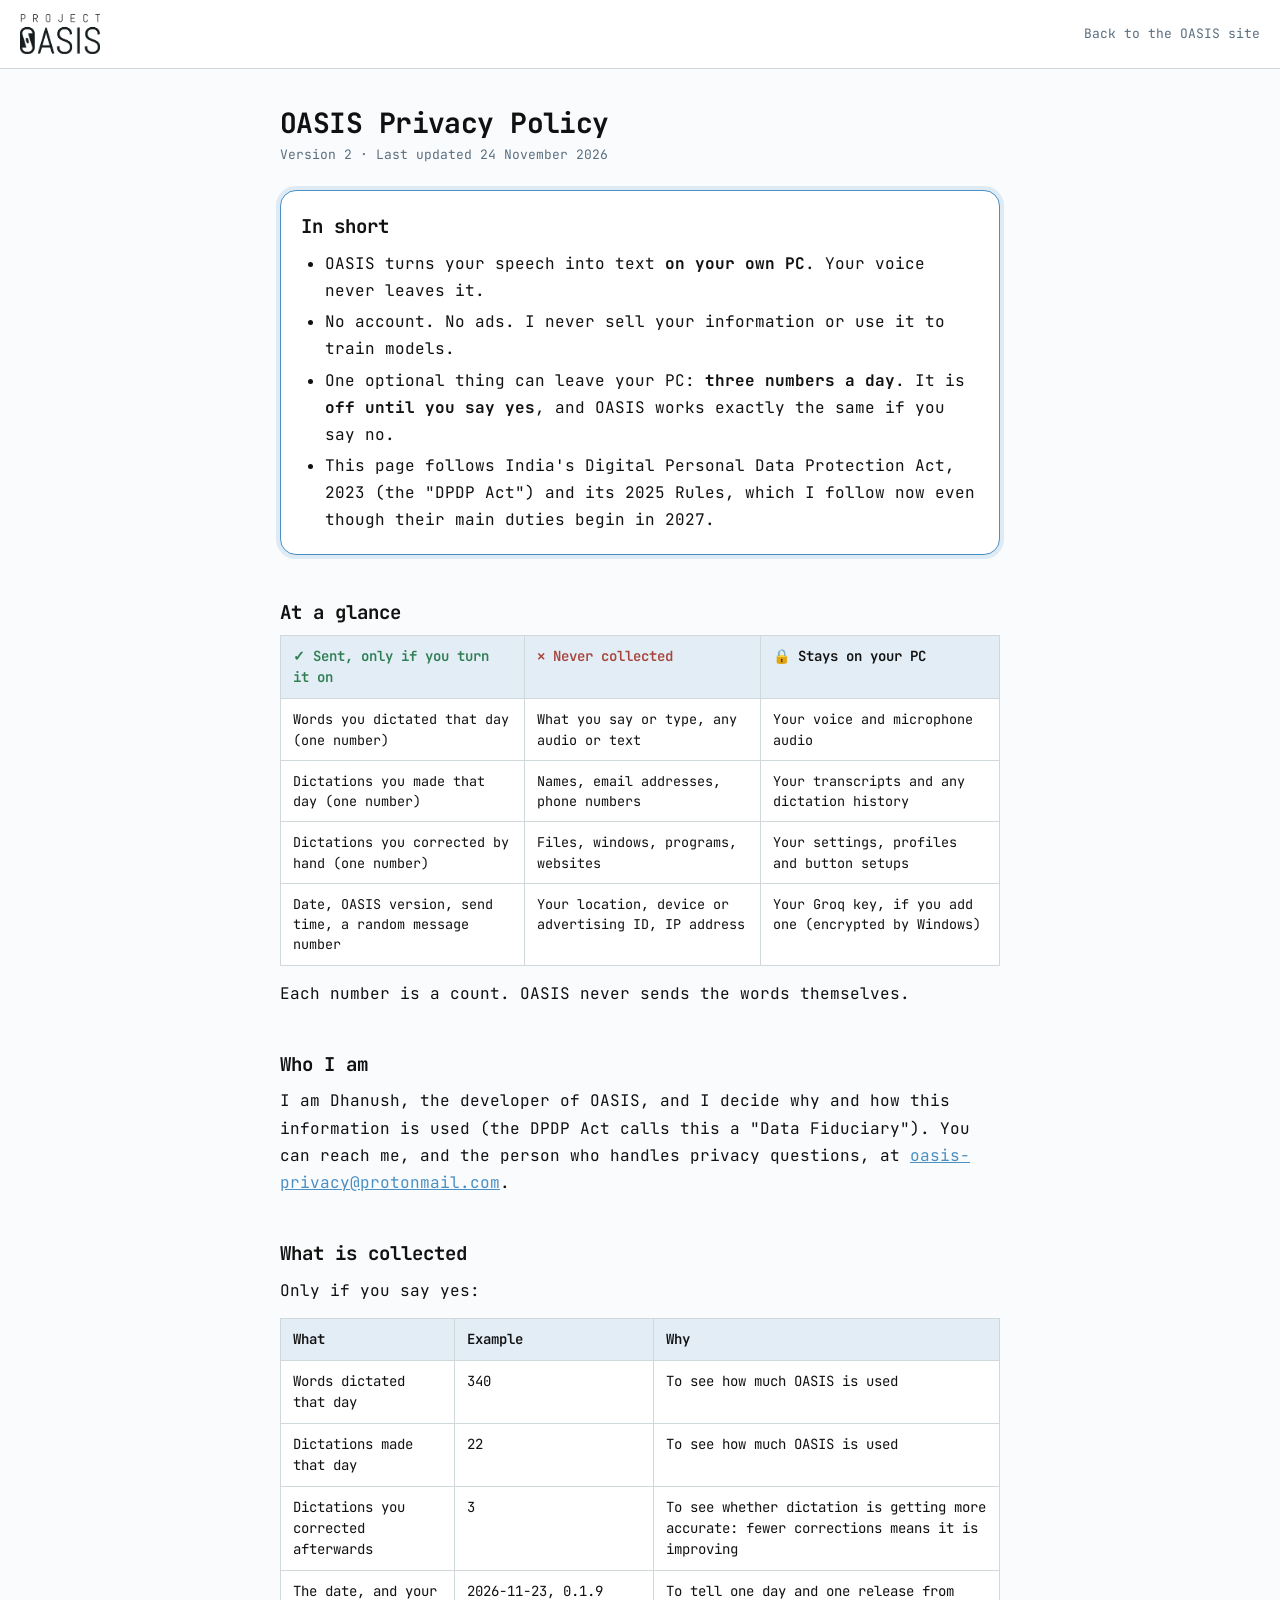
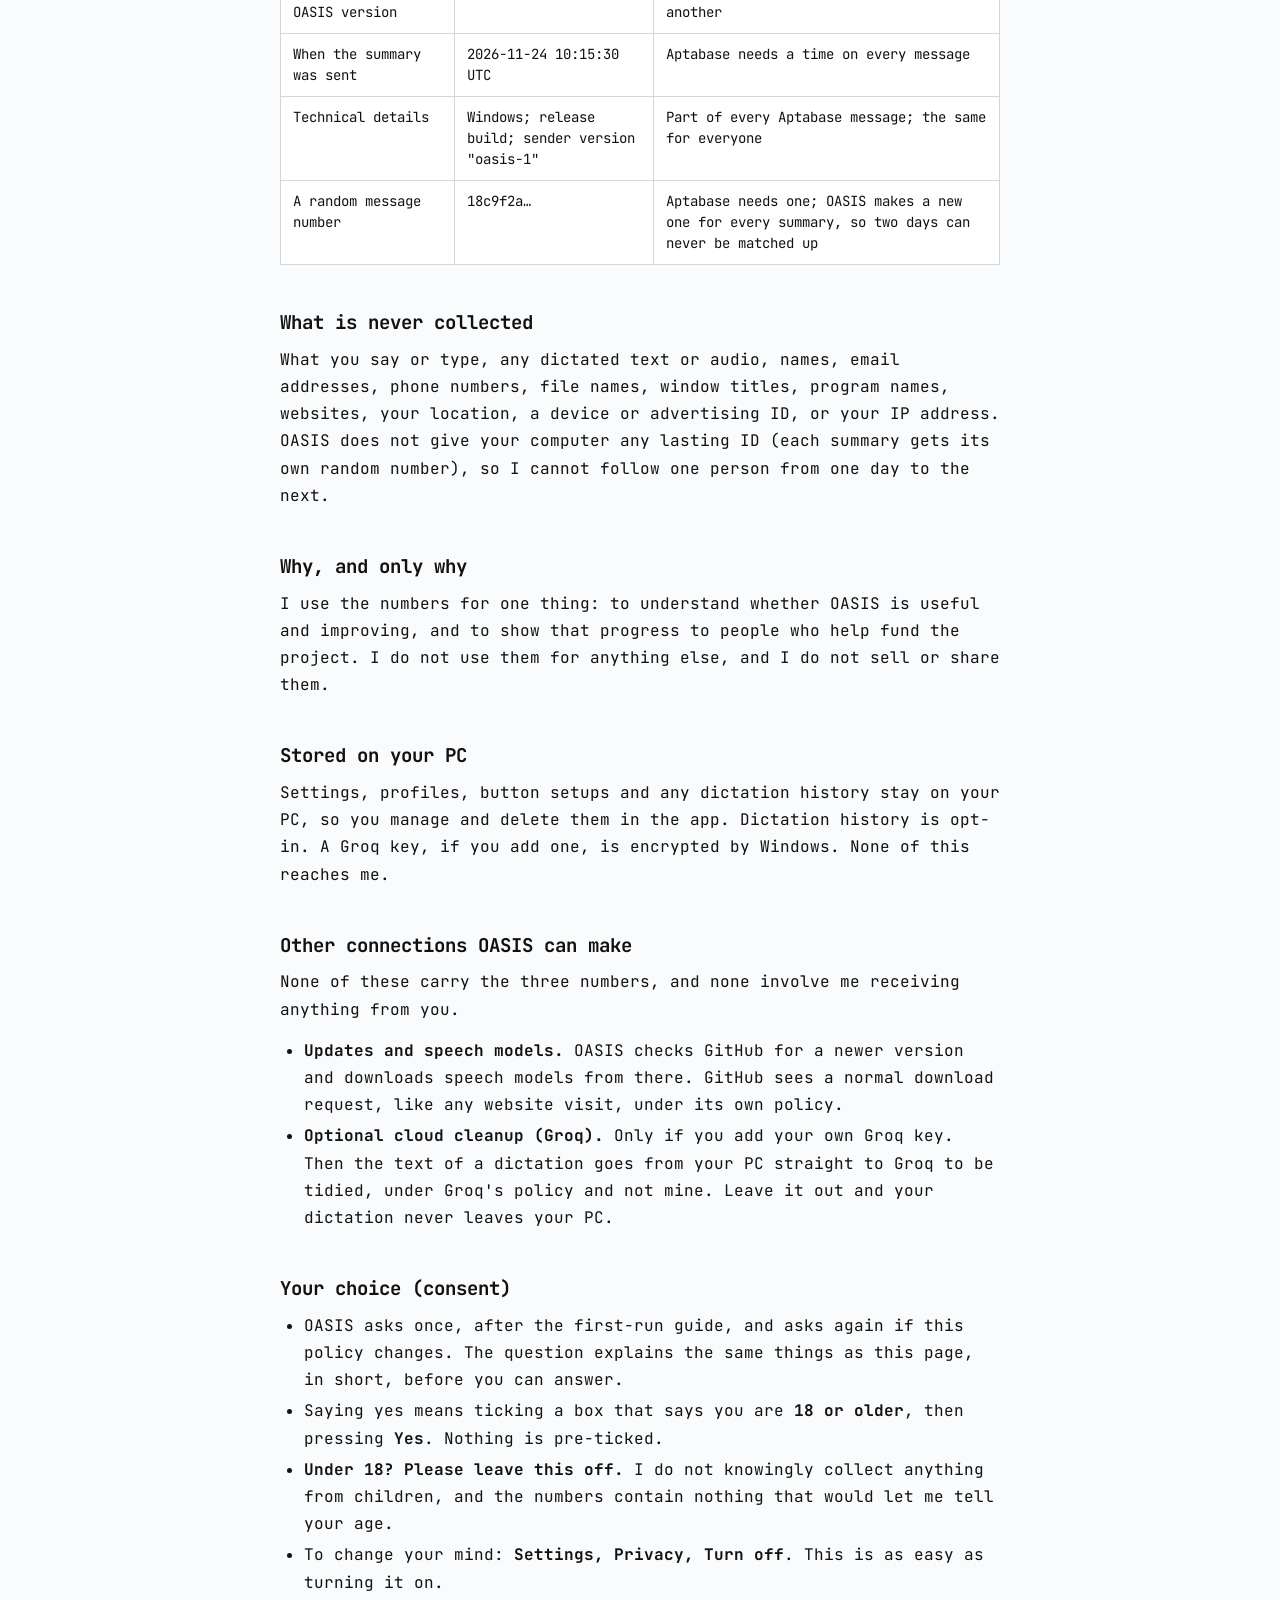
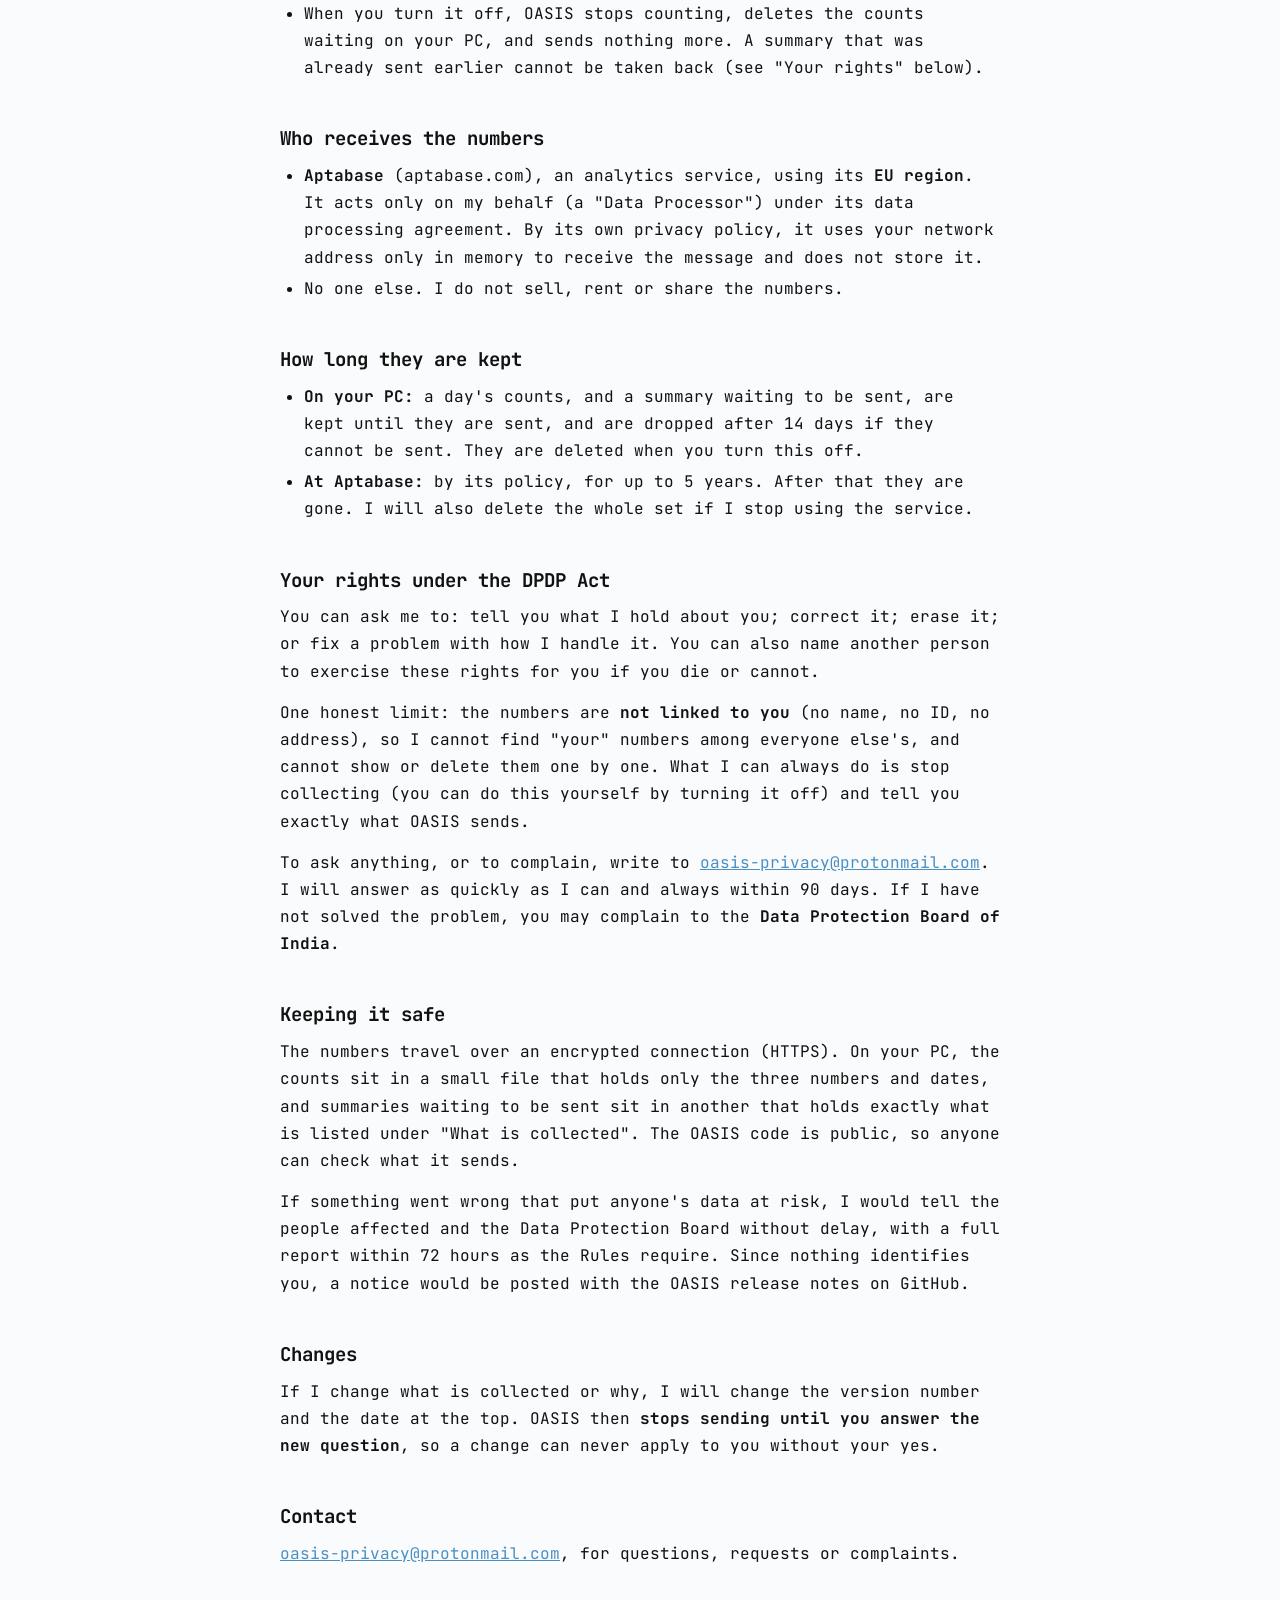
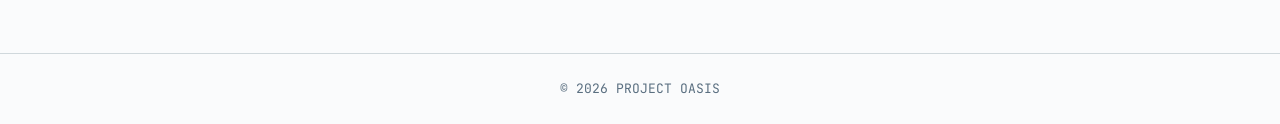
<file: privacy.html>
<!DOCTYPE html>
<html lang="en">
<head>
  <meta charset="UTF-8">
  <meta name="viewport" content="width=device-width, initial-scale=1.0, viewport-fit=cover">
  <title>OASIS Privacy Policy</title>
  <meta name="description" content="What OASIS collects, why, and your choices, in plain words.">
  <!-- Reached only from the app's own link; not linked from the home page and kept out of search results. -->
  <meta name="robots" content="noindex, nofollow">
  <link rel="icon" href="assets/favicon.ico" sizes="any">
  <link rel="icon" type="image/png" href="assets/app-icon.png" sizes="230x230">
  <link rel="preconnect" href="https://fonts.googleapis.com">
  <link rel="preconnect" href="https://fonts.gstatic.com" crossorigin>
  <link href="https://fonts.googleapis.com/css2?family=JetBrains+Mono:wght@400;500;600;700&display=swap" rel="stylesheet">
  <style>
    :root { --bg: #FAFBFC; --blueprint: #4A90C4; --soft: rgba(74, 144, 196, .16); --card: #FFFFFF; --text: #111111; --muted: #5A6F80; --line: #D0D8DC; }
    * { box-sizing: border-box; }
    html { -webkit-text-size-adjust: 100%; }
    body { margin: 0; background: var(--bg); color: var(--text); font: 400 16px/1.7 'JetBrains Mono', Consolas, 'Courier New', monospace; }
    .top { display: flex; align-items: center; justify-content: space-between; padding: 14px max(20px, env(safe-area-inset-left)); border-bottom: 1px solid var(--line); background: var(--card); }
    .top img { display: block; height: 40px; width: auto; }
    .top a.home { color: var(--muted); font-size: 13px; text-decoration: none; }
    .top a.home:hover, .top a.home:focus-visible { color: var(--blueprint); text-decoration: underline; }
    main { max-width: 760px; margin: 0 auto; padding: 36px 20px 72px; padding-left: max(20px, env(safe-area-inset-left)); padding-right: max(20px, env(safe-area-inset-right)); }
    h1 { margin: 0 0 4px; font-size: 28px; line-height: 1.25; letter-spacing: -.02em; }
    .ver { margin: 0 0 24px; color: var(--muted); font-size: 13px; }
    h2 { margin: 40px 0 10px; padding-top: 6px; font-size: 19px; line-height: 1.3; }
    p, ul, ol { margin: 0 0 14px; }
    ul, ol { padding-left: 24px; }
    li { margin: 4px 0; }
    a { color: var(--blueprint); }
    strong { font-weight: 700; }
    .short { margin: 20px 0 8px; padding: 18px 20px 6px; background: var(--card); border: 1px solid var(--blueprint); border-radius: 16px; box-shadow: 0 0 0 4px var(--soft); }
    .short h2 { margin-top: 0; }
    .scroll { overflow-x: auto; margin: 0 0 14px; -webkit-overflow-scrolling: touch; }
    table { width: 100%; min-width: 560px; border-collapse: collapse; font-size: 14px; line-height: 1.5; background: var(--card); }
    th, td { padding: 10px 12px; border: 1px solid var(--line); text-align: left; vertical-align: top; }
    th { background: var(--soft); font-weight: 600; }
    .glance { min-width: 640px; }
    .glance th.yes { color: #2f7d52; } .glance th.no { color: #a8453c; }
    .glance td { font-size: 13.5px; }
    footer { padding: 24px 20px; border-top: 1px solid var(--line); color: var(--muted); font-size: 13px; text-align: center; }
    @media (max-width: 520px) { body { font-size: 15px; } h1 { font-size: 23px; } h2 { font-size: 17px; } }
  </style>
</head>
<body>
  <header class="top">
    <a href="./" aria-label="PROJECT OASIS home"><img src="assets/logo.png" alt="PROJECT OASIS" width="117" height="40"></a>
    <a class="home" href="./">Back to the OASIS site</a>
  </header>

  <main>
    <h1>OASIS Privacy Policy</h1>
    <p class="ver">Version 2 · Last updated 24 November 2026</p>

    <section class="short" aria-labelledby="short">
      <h2 id="short">In short</h2>
      <ul>
        <li>OASIS turns your speech into text <strong>on your own PC</strong>. Your voice never leaves it.</li>
        <li>No account. No ads. I never sell your information or use it to train models.</li>
        <li>One optional thing can leave your PC: <strong>three numbers a day</strong>. It is <strong>off until you say yes</strong>, and OASIS works exactly the same if you say no.</li>
        <li>This page follows India's Digital Personal Data Protection Act, 2023 (the "DPDP Act") and its 2025 Rules, which I follow now even though their main duties begin in 2027.</li>
      </ul>
    </section>

    <h2>At a glance</h2>
    <div class="scroll">
      <table class="glance">
        <thead><tr><th class="yes" scope="col">✓ Sent, only if you turn it on</th><th class="no" scope="col">✕ Never collected</th><th scope="col">🔒 Stays on your PC</th></tr></thead>
        <tbody>
          <tr><td>Words you dictated that day (one number)</td><td>What you say or type, any audio or text</td><td>Your voice and microphone audio</td></tr>
          <tr><td>Dictations you made that day (one number)</td><td>Names, email addresses, phone numbers</td><td>Your transcripts and any dictation history</td></tr>
          <tr><td>Dictations you corrected by hand (one number)</td><td>Files, windows, programs, websites</td><td>Your settings, profiles and button setups</td></tr>
          <tr><td>Date, OASIS version, send time, a random message number</td><td>Your location, device or advertising ID, IP address</td><td>Your Groq key, if you add one (encrypted by Windows)</td></tr>
        </tbody>
      </table>
    </div>
    <p>Each number is a count. OASIS never sends the words themselves.</p>

    <h2>Who I am</h2>
    <p>I am Dhanush, the developer of OASIS, and I decide why and how this information is used (the DPDP Act calls this a "Data Fiduciary"). You can reach me, and the person who handles privacy questions, at <a href="mailto:oasis-privacy@protonmail.com">oasis-privacy@protonmail.com</a>.</p>

    <h2>What is collected</h2>
    <p>Only if you say yes:</p>
    <div class="scroll">
      <table>
        <thead><tr><th scope="col">What</th><th scope="col">Example</th><th scope="col">Why</th></tr></thead>
        <tbody>
          <tr><td>Words dictated that day</td><td>340</td><td>To see how much OASIS is used</td></tr>
          <tr><td>Dictations made that day</td><td>22</td><td>To see how much OASIS is used</td></tr>
          <tr><td>Dictations you corrected afterwards</td><td>3</td><td>To see whether dictation is getting more accurate: fewer corrections means it is improving</td></tr>
          <tr><td>The date, and your OASIS version</td><td>2026-11-23, 0.1.9</td><td>To tell one day and one release from another</td></tr>
          <tr><td>When the summary was sent</td><td>2026-11-24 10:15:30 UTC</td><td>Aptabase needs a time on every message</td></tr>
          <tr><td>Technical details</td><td>Windows; release build; sender version "oasis-1"</td><td>Part of every Aptabase message; the same for everyone</td></tr>
          <tr><td>A random message number</td><td>18c9f2a…</td><td>Aptabase needs one; OASIS makes a new one for every summary, so two days can never be matched up</td></tr>
        </tbody>
      </table>
    </div>
    <h2>What is never collected</h2>
    <p>What you say or type, any dictated text or audio, names, email addresses, phone numbers, file names, window titles, program names, websites, your location, a device or advertising ID, or your IP address. OASIS does not give your computer any lasting ID (each summary gets its own random number), so I cannot follow one person from one day to the next.</p>

    <h2>Why, and only why</h2>
    <p>I use the numbers for one thing: to understand whether OASIS is useful and improving, and to show that progress to people who help fund the project. I do not use them for anything else, and I do not sell or share them.</p>

    <h2>Stored on your PC</h2>
    <p>Settings, profiles, button setups and any dictation history stay on your PC, so you manage and delete them in the app. Dictation history is opt-in. A Groq key, if you add one, is encrypted by Windows. None of this reaches me.</p>

    <h2>Other connections OASIS can make</h2>
    <p>None of these carry the three numbers, and none involve me receiving anything from you.</p>
    <ul>
      <li><strong>Updates and speech models.</strong> OASIS checks GitHub for a newer version and downloads speech models from there. GitHub sees a normal download request, like any website visit, under its own policy.</li>
      <li><strong>Optional cloud cleanup (Groq).</strong> Only if you add your own Groq key. Then the text of a dictation goes from your PC straight to Groq to be tidied, under Groq's policy and not mine. Leave it out and your dictation never leaves your PC.</li>
    </ul>

    <h2>Your choice (consent)</h2>
    <ul>
      <li>OASIS asks once, after the first-run guide, and asks again if this policy changes. The question explains the same things as this page, in short, before you can answer.</li>
      <li>Saying yes means ticking a box that says you are <strong>18 or older</strong>, then pressing <strong>Yes</strong>. Nothing is pre-ticked.</li>
      <li><strong>Under 18? Please leave this off.</strong> I do not knowingly collect anything from children, and the numbers contain nothing that would let me tell your age.</li>
      <li>To change your mind: <strong>Settings, Privacy, Turn off</strong>. This is as easy as turning it on.</li>
      <li>When you turn it off, OASIS stops counting, deletes the counts waiting on your PC, and sends nothing more. A summary that was already sent earlier cannot be taken back (see "Your rights" below).</li>
    </ul>

    <h2>Who receives the numbers</h2>
    <ul>
      <li><strong>Aptabase</strong> (aptabase.com), an analytics service, using its <strong>EU region</strong>. It acts only on my behalf (a "Data Processor") under its data processing agreement. By its own privacy policy, it uses your network address only in memory to receive the message and does not store it.</li>
      <li>No one else. I do not sell, rent or share the numbers.</li>
    </ul>

    <h2>How long they are kept</h2>
    <ul>
      <li><strong>On your PC:</strong> a day's counts, and a summary waiting to be sent, are kept until they are sent, and are dropped after 14 days if they cannot be sent. They are deleted when you turn this off.</li>
      <li><strong>At Aptabase:</strong> by its policy, for up to 5 years. After that they are gone. I will also delete the whole set if I stop using the service.</li>
    </ul>

    <h2>Your rights under the DPDP Act</h2>
    <p>You can ask me to: tell you what I hold about you; correct it; erase it; or fix a problem with how I handle it. You can also name another person to exercise these rights for you if you die or cannot.</p>
    <p>One honest limit: the numbers are <strong>not linked to you</strong> (no name, no ID, no address), so I cannot find "your" numbers among everyone else's, and cannot show or delete them one by one. What I can always do is stop collecting (you can do this yourself by turning it off) and tell you exactly what OASIS sends.</p>
    <p>To ask anything, or to complain, write to <a href="mailto:oasis-privacy@protonmail.com">oasis-privacy@protonmail.com</a>. I will answer as quickly as I can and always within 90 days. If I have not solved the problem, you may complain to the <strong>Data Protection Board of India</strong>.</p>

    <h2>Keeping it safe</h2>
    <p>The numbers travel over an encrypted connection (HTTPS). On your PC, the counts sit in a small file that holds only the three numbers and dates, and summaries waiting to be sent sit in another that holds exactly what is listed under "What is collected". The OASIS code is public, so anyone can check what it sends.</p>
    <p>If something went wrong that put anyone's data at risk, I would tell the people affected and the Data Protection Board without delay, with a full report within 72 hours as the Rules require. Since nothing identifies you, a notice would be posted with the OASIS release notes on GitHub.</p>

    <h2>Changes</h2>
    <p>If I change what is collected or why, I will change the version number and the date at the top. OASIS then <strong>stops sending until you answer the new question</strong>, so a change can never apply to you without your yes.</p>

    <h2>Contact</h2>
    <p><a href="mailto:oasis-privacy@protonmail.com">oasis-privacy@protonmail.com</a>, for questions, requests or complaints.</p>
  </main>

  <footer>© 2026 PROJECT OASIS</footer>
</body>
</html>
</file>
